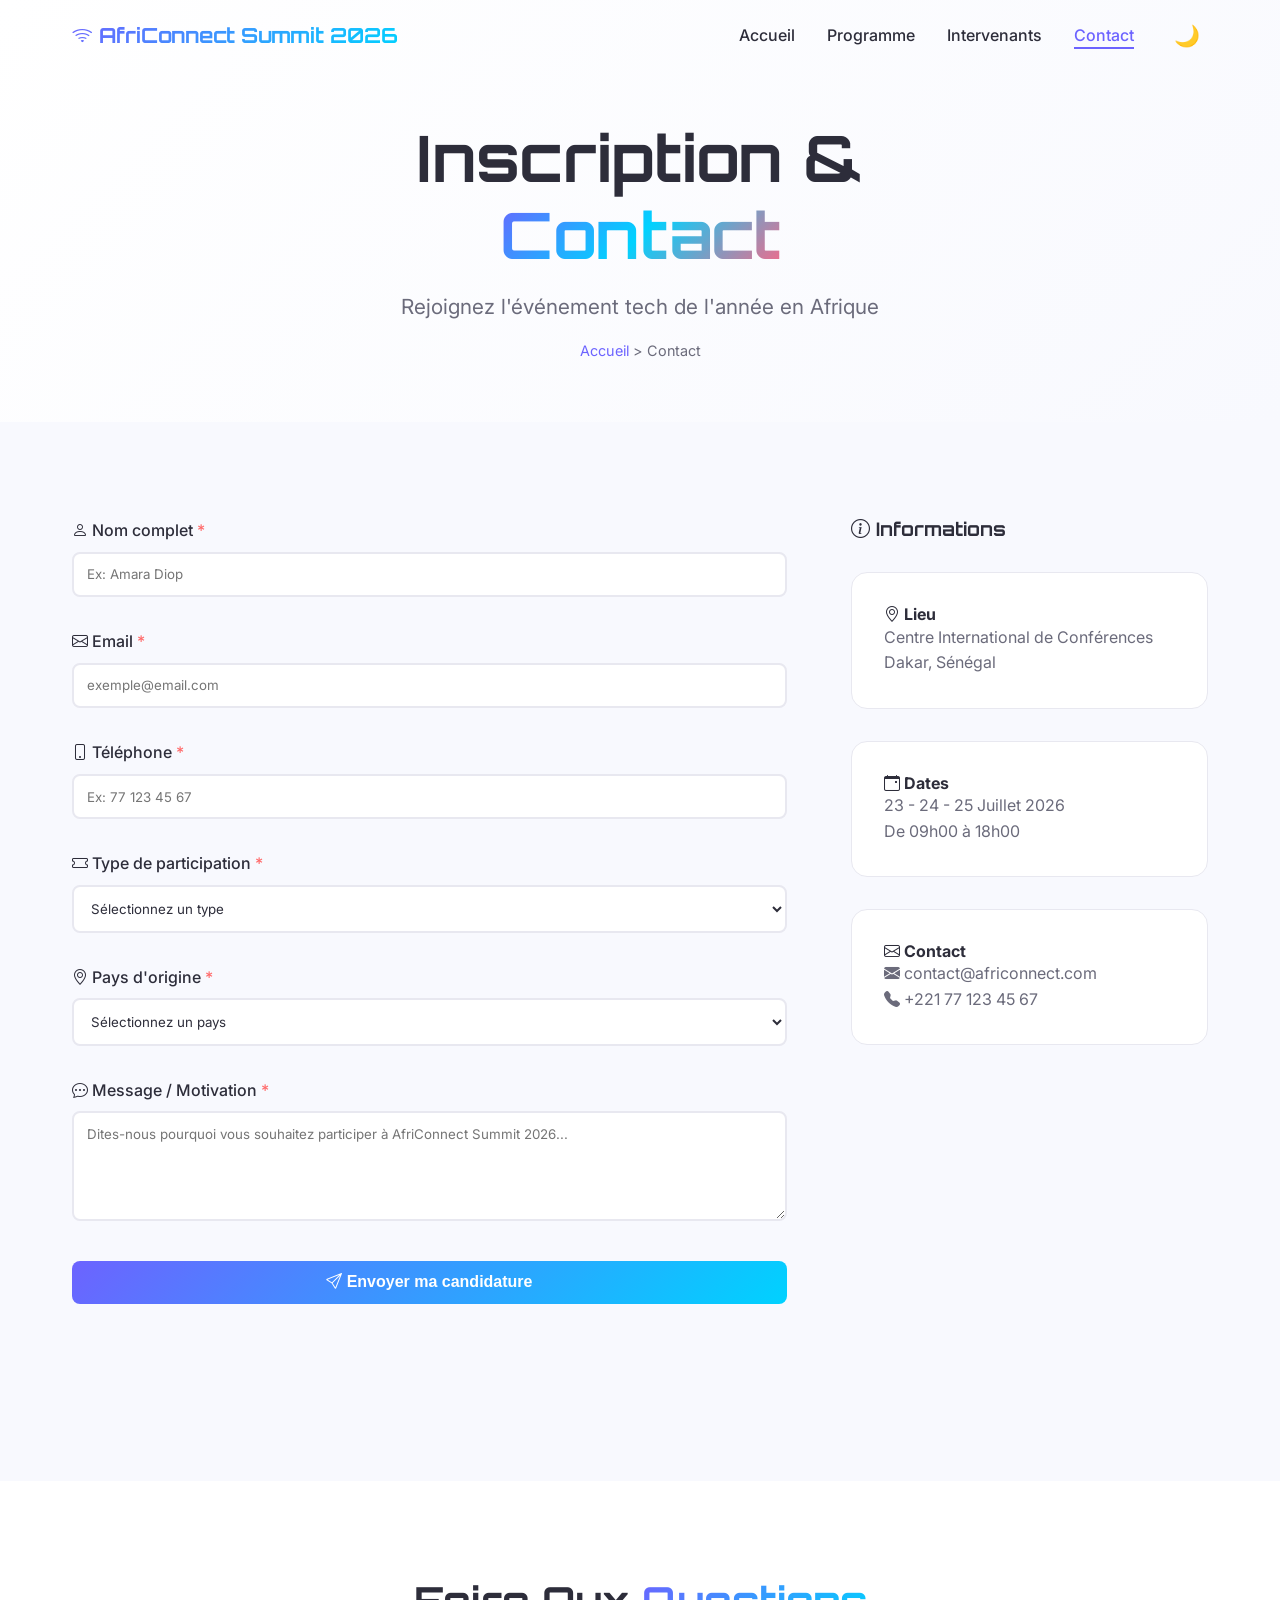
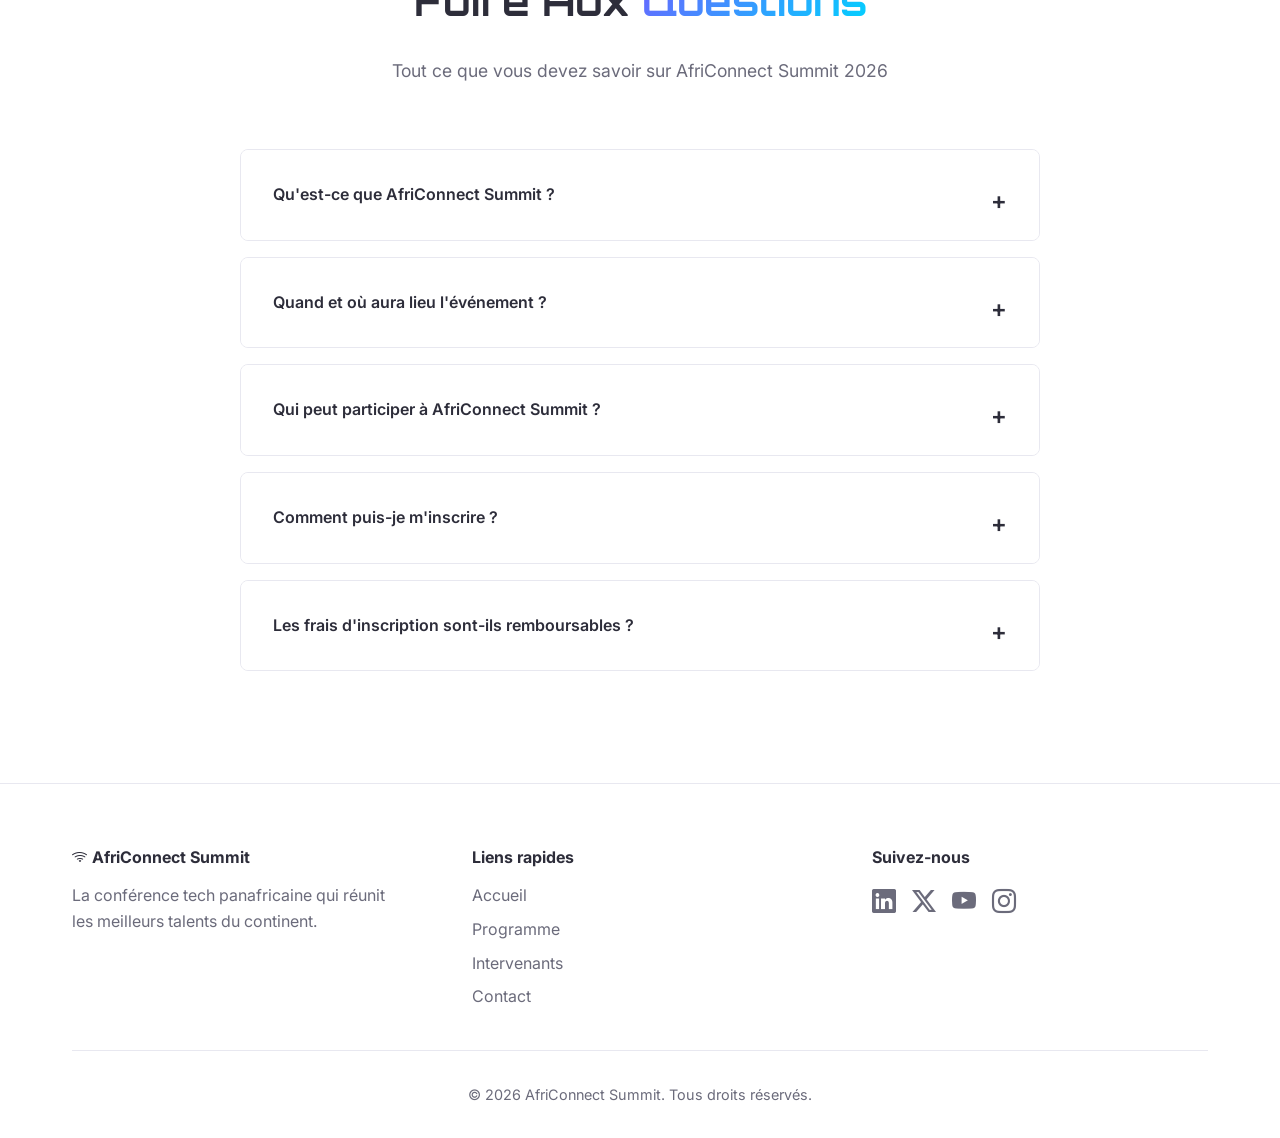
<file: contact.html>
<!DOCTYPE html>
<html lang="fr" data-theme="light">
<head>
    <meta charset="UTF-8" />
    <meta name="viewport" content="width=device-width, initial-scale=1.0" />
    <title>Inscription & Contact - AfriConnect Summit 2026</title>
    
    <!-- Google Fonts -->
    <link rel="preconnect" href="https://fonts.googleapis.com" />
    <link rel="preconnect" href="https://fonts.gstatic.com" crossorigin />
    <link href="https://fonts.googleapis.com/css2?family=Orbitron:wght@400;600;700;900&family=Inter:wght@300;400;500;600;700&display=swap" rel="stylesheet" />
    
    <!-- Bootstrap Icons -->
    <link rel="stylesheet" href="https://cdn.jsdelivr.net/npm/bootstrap-icons@1.11.3/font/bootstrap-icons.min.css" />
    
    <!-- CSS Principal -->
    <link rel="stylesheet" href="css/style.css" />
</head>
<body>

    <!-- ============================================
    NAVBAR
    ============================================ -->
    <header class="navbar" role="navigation" aria-label="Navigation principale">
        <div class="container">
            <a href="index.html" class="navbar-brand">
                <i class="bi bi-wifi"></i> AfriConnect Summit 2026
            </a>
            
            <button class="hamburger" aria-label="Menu mobile" aria-expanded="false">
                <span></span>
                <span></span>
                <span></span>
            </button>
            
            <ul class="navbar-links" role="menubar">
                <li role="none"><a href="index.html" role="menuitem">Accueil</a></li>
                <li role="none"><a href="programme.html" role="menuitem">Programme</a></li>
                <li role="none"><a href="intervenants.html" role="menuitem">Intervenants</a></li>
                <li role="none"><a href="contact.html" class="active" role="menuitem">Contact</a></li>
                <li role="none">
                    <button id="themeToggle" class="theme-toggle" aria-label="Changer le thème">🌙</button>
                </li>
            </ul>
        </div>
    </header>

    <!-- ============================================
    HERO INTERNE
    ============================================ -->
    <section class="hero" style="min-height: 40vh; padding: 120px 0 60px;">
        <div class="container hero-content">
            <h1>Inscription & <span>Contact</span></h1>
            <p>Rejoignez l'événement tech de l'année en Afrique</p>
            <nav class="breadcrumb" aria-label="Fil d'Ariane">
                <a href="index.html">Accueil</a> &gt; Contact
            </nav>
        </div>
    </section>

    <!-- ============================================
    FORMULAIRE D'INSCRIPTION
    ============================================ -->
    <section class="contact-section" aria-labelledby="contact-title">
        <div class="container">
            <h2 id="contact-title" class="section-title" style="display: none;">Formulaire d'inscription</h2>
            
            <div class="contact-wrapper">
                <!-- Colonne de gauche : Formulaire -->
                <div class="contact-form">
                    <form id="contactForm" novalidate>
                        <!-- Nom complet -->
                        <div class="form-group">
                            <label for="name">
                                <i class="bi bi-person"></i> Nom complet <span style="color: #FF6B6B;">*</span>
                            </label>
                            <input type="text" id="name" name="name" placeholder="Ex: Amara Diop" required />
                            <div class="error-message" id="nameError"></div>
                        </div>

                        <!-- Email -->
                        <div class="form-group">
                            <label for="email">
                                <i class="bi bi-envelope"></i> Email <span style="color: #FF6B6B;">*</span>
                            </label>
                            <input type="email" id="email" name="email" placeholder="exemple@email.com" required />
                            <div class="error-message" id="emailError"></div>
                        </div>

                        <!-- Téléphone -->
                        <div class="form-group">
                            <label for="phone">
                                <i class="bi bi-phone"></i> Téléphone <span style="color: #FF6B6B;">*</span>
                            </label>
                            <input type="tel" id="phone" name="phone" placeholder="Ex: 77 123 45 67" required />
                            <div class="error-message" id="phoneError"></div>
                        </div>

                        <!-- Type de participation -->
                        <div class="form-group">
                            <label for="participantType">
                                <i class="bi bi-ticket"></i> Type de participation <span style="color: #FF6B6B;">*</span>
                            </label>
                            <select id="participantType" name="participantType" required>
                                <option value="">Sélectionnez un type</option>
                                <option value="speaker">Intervenant / Speaker</option>
                                <option value="attendee">Participant</option>
                                <option value="student">Étudiant</option>
                                <option value="investor">Investisseur</option>
                                <option value="sponsor">Sponsor / Partenaire</option>
                                <option value="press">Presse / Média</option>
                            </select>
                            <div class="error-message" id="participantTypeError"></div>
                        </div>

                        <!-- Pays africain -->
                        <div class="form-group">
                            <label for="country">
                                <i class="bi bi-geo-alt"></i> Pays d'origine <span style="color: #FF6B6B;">*</span>
                            </label>
                            <select id="country" name="country" required>
                                <option value="">Sélectionnez un pays</option>
                                <option value="senegal">Sénégal</option>
                                <option value="maroc">Maroc</option>
                                <option value="ghana">Ghana</option>
                                <option value="nigeria">Nigeria</option>
                                <option value="kenya">Kenya</option>
                                <option value="egypte">Égypte</option>
                                <option value="cote-ivoire">Côte d'Ivoire</option>
                                <option value="rdc">République Démocratique du Congo</option>
                                <option value="tunisie">Tunisie</option>
                                <option value="madagascar">Madagascar</option>
                                <option value="benin">Bénin</option>
                                <option value="burkina">Burkina Faso</option>
                                <option value="mail">Mali</option>
                                <option value="niger">Niger</option>
                                <option value="tchad">Tchad</option>
                            </select>
                            <div class="error-message" id="countryError"></div>
                        </div>

                        <!-- Message / Motivation -->
                        <div class="form-group">
                            <label for="message">
                                <i class="bi bi-chat-dots"></i> Message / Motivation <span style="color: #FF6B6B;">*</span>
                            </label>
                            <textarea id="message" name="message" rows="5" placeholder="Dites-nous pourquoi vous souhaitez participer à AfriConnect Summit 2026..." required></textarea>
                            <div class="error-message" id="messageError"></div>
                        </div>

                        <!-- Bouton d'envoi -->
                        <button type="submit" class="btn btn-primary" style="width: 100%;">
                            <i class="bi bi-send"></i> Envoyer ma candidature
                        </button>

                        <!-- Message de succès -->
                        <div class="form-success" id="formSuccess">
                            <i class="bi bi-check-circle-fill" style="font-size: 2rem;"></i>
                            <p style="margin-top: var(--spacing-sm); font-weight: 600;">✅ Inscription réussie !</p>
                            <p>Nous vous recontacterons dans les plus brefs délais.</p>
                        </div>
                    </form>
                </div>

                <!-- Colonne de droite : Informations -->
                <div class="contact-info">
                    <h3 style="font-family: var(--font-heading); margin-bottom: var(--spacing-md);">
                        <i class="bi bi-info-circle"></i> Informations
                    </h3>
                    
                    <div style="background: var(--bg-card); padding: var(--spacing-md); border-radius: var(--radius-md); border: 1px solid var(--border-color); margin-bottom: var(--spacing-md);">
                        <h4 style="font-family: var(--font-body);"><i class="bi bi-geo-alt"></i> Lieu</h4>
                        <p style="color: var(--text-secondary);">
                            Centre International de Conférences<br />
                            Dakar, Sénégal
                        </p>
                    </div>
                    
                    <div style="background: var(--bg-card); padding: var(--spacing-md); border-radius: var(--radius-md); border: 1px solid var(--border-color); margin-bottom: var(--spacing-md);">
                        <h4 style="font-family: var(--font-body);"><i class="bi bi-calendar-event"></i> Dates</h4>
                        <p style="color: var(--text-secondary);">
                            23 - 24 - 25 Juillet 2026<br />
                            De 09h00 à 18h00
                        </p>
                    </div>
                    
                    <div style="background: var(--bg-card); padding: var(--spacing-md); border-radius: var(--radius-md); border: 1px solid var(--border-color); margin-bottom: var(--spacing-md);">
                        <h4 style="font-family: var(--font-body);"><i class="bi bi-envelope"></i> Contact</h4>
                        <p style="color: var(--text-secondary);">
                            <i class="bi bi-envelope-fill"></i> contact@africonnect.com<br />
                            <i class="bi bi-telephone-fill"></i> +221 77 123 45 67
                        </p>
                    </div>

                    <!-- Carte Google Maps -->
                    <div class="map-container">
                        <iframe 
                            src="https://www.google.com/maps/embed?pb=!1m18!1m12!1m3!1d123500.26716693647!2d-17.478939499999997!3d14.693425!2m3!1f0!2f0!3f0!3m2!1i1024!2i768!4f13.1!3m3!1m2!1s0xec172d4d7c5f5a9%3A0x9f8a2b7d8c9e5f4a!2sDakar%2C%20S%C3%A9n%C3%A9gal!5e0!3m2!1sfr!2sfr!4v1700000000000" 
                            allowfullscreen="" 
                            loading="lazy" 
                            referrerpolicy="no-referrer-when-downgrade"
                            title="Carte de localisation de la conférence à Dakar"
                        ></iframe>
                    </div>
                </div>
            </div>
        </div>
    </section>

    <!-- ============================================
    FAQ EN ACCORDÉON CSS PUR
    ============================================ -->
    <section class="faq-section" style="background: var(--bg-secondary);" aria-labelledby="faq-title">
        <div class="container">
            <h2 id="faq-title" class="section-title">
                Foire Aux <span>Questions</span>
            </h2>
            <p class="section-subtitle">Tout ce que vous devez savoir sur AfriConnect Summit 2026</p>
            
            <div style="max-width: 800px; margin: 0 auto;">
                <!-- FAQ 1 -->
                <div class="faq-item">
                    <input type="checkbox" id="faq1" />
                    <label for="faq1">Qu'est-ce que AfriConnect Summit ?</label>
                    <div class="faq-answer">
                        <p>AfriConnect Summit est une conférence tech panafricaine annuelle qui réunit développeurs, entrepreneurs, investisseurs et innovateurs du continent pour 3 jours de partage, de networking et d'innovation.</p>
                    </div>
                </div>

                <!-- FAQ 2 -->
                <div class="faq-item">
                    <input type="checkbox" id="faq2" />
                    <label for="faq2">Quand et où aura lieu l'événement ?</label>
                    <div class="faq-answer">
                        <p>L'événement se tiendra du 23 au 25 Juillet 2026 au Centre International de Conférences de Dakar, Sénégal. Les sessions se dérouleront de 09h00 à 18h00 chaque jour.</p>
                    </div>
                </div>

                <!-- FAQ 3 -->
                <div class="faq-item">
                    <input type="checkbox" id="faq3" />
                    <label for="faq3">Qui peut participer à AfriConnect Summit ?</label>
                    <div class="faq-answer">
                        <p>L'événement est ouvert à tous : développeurs, designers, entrepreneurs, investisseurs, étudiants, professionnels de la tech, et toute personne passionnée par l'innovation et le développement technologique en Afrique.</p>
                    </div>
                </div>

                <!-- FAQ 4 -->
                <div class="faq-item">
                    <input type="checkbox" id="faq4" />
                    <label for="faq4">Comment puis-je m'inscrire ?</label>
                    <div class="faq-answer">
                        <p>Vous pouvez vous inscrire directement via le formulaire d'inscription sur cette page. Remplissez tous les champs requis, soumettez votre candidature, et nous vous recontacterons pour finaliser votre participation.</p>
                    </div>
                </div>

                <!-- FAQ 5 -->
                <div class="faq-item">
                    <input type="checkbox" id="faq5" />
                    <label for="faq5">Les frais d'inscription sont-ils remboursables ?</label>
                    <div class="faq-answer">
                        <p>Les frais d'inscription sont remboursables jusqu'à 30 jours avant l'événement. Passé ce délai, aucun remboursement ne sera effectué. Veuillez consulter nos conditions générales pour plus de détails.</p>
                    </div>
                </div>
            </div>
        </div>
    </section>

    <!-- ============================================
    FOOTER
    ============================================ -->
    <footer class="footer" role="contentinfo">
        <div class="container">
            <div class="footer-grid">
                <div class="footer-col">
                    <h4><i class="bi bi-wifi"></i> AfriConnect Summit</h4>
                    <p style="color: var(--text-secondary);">
                        La conférence tech panafricaine qui réunit les meilleurs talents du continent.
                    </p>
                </div>
                <div class="footer-col">
                    <h4>Liens rapides</h4>
                    <a href="index.html">Accueil</a>
                    <a href="programme.html">Programme</a>
                    <a href="intervenants.html">Intervenants</a>
                    <a href="contact.html">Contact</a>
                </div>
                <div class="footer-col">
                    <h4>Suivez-nous</h4>
                    <div class="social-links">
                        <a href="#" aria-label="LinkedIn"><i class="bi bi-linkedin"></i></a>
                        <a href="#" aria-label="Twitter"><i class="bi bi-twitter-x"></i></a>
                        <a href="#" aria-label="YouTube"><i class="bi bi-youtube"></i></a>
                        <a href="#" aria-label="Instagram"><i class="bi bi-instagram"></i></a>
                    </div>
                </div>
            </div>
            <div class="footer-bottom">
                <p>&copy; <span id="year"></span> AfriConnect Summit. Tous droits réservés.</p>
            </div>
        </div>
    </footer>

    <!-- ============================================
    BOUTON RETOUR EN HAUT
    ============================================ -->
    <button id="backToTop" class="back-to-top" aria-label="Retour en haut">
        <i class="bi bi-chevron-up"></i>
    </button>

    <!-- ============================================
    JAVASCRIPT
    ============================================ -->
    <script src="js/main.js"></script>
</body>
</html>
</file>
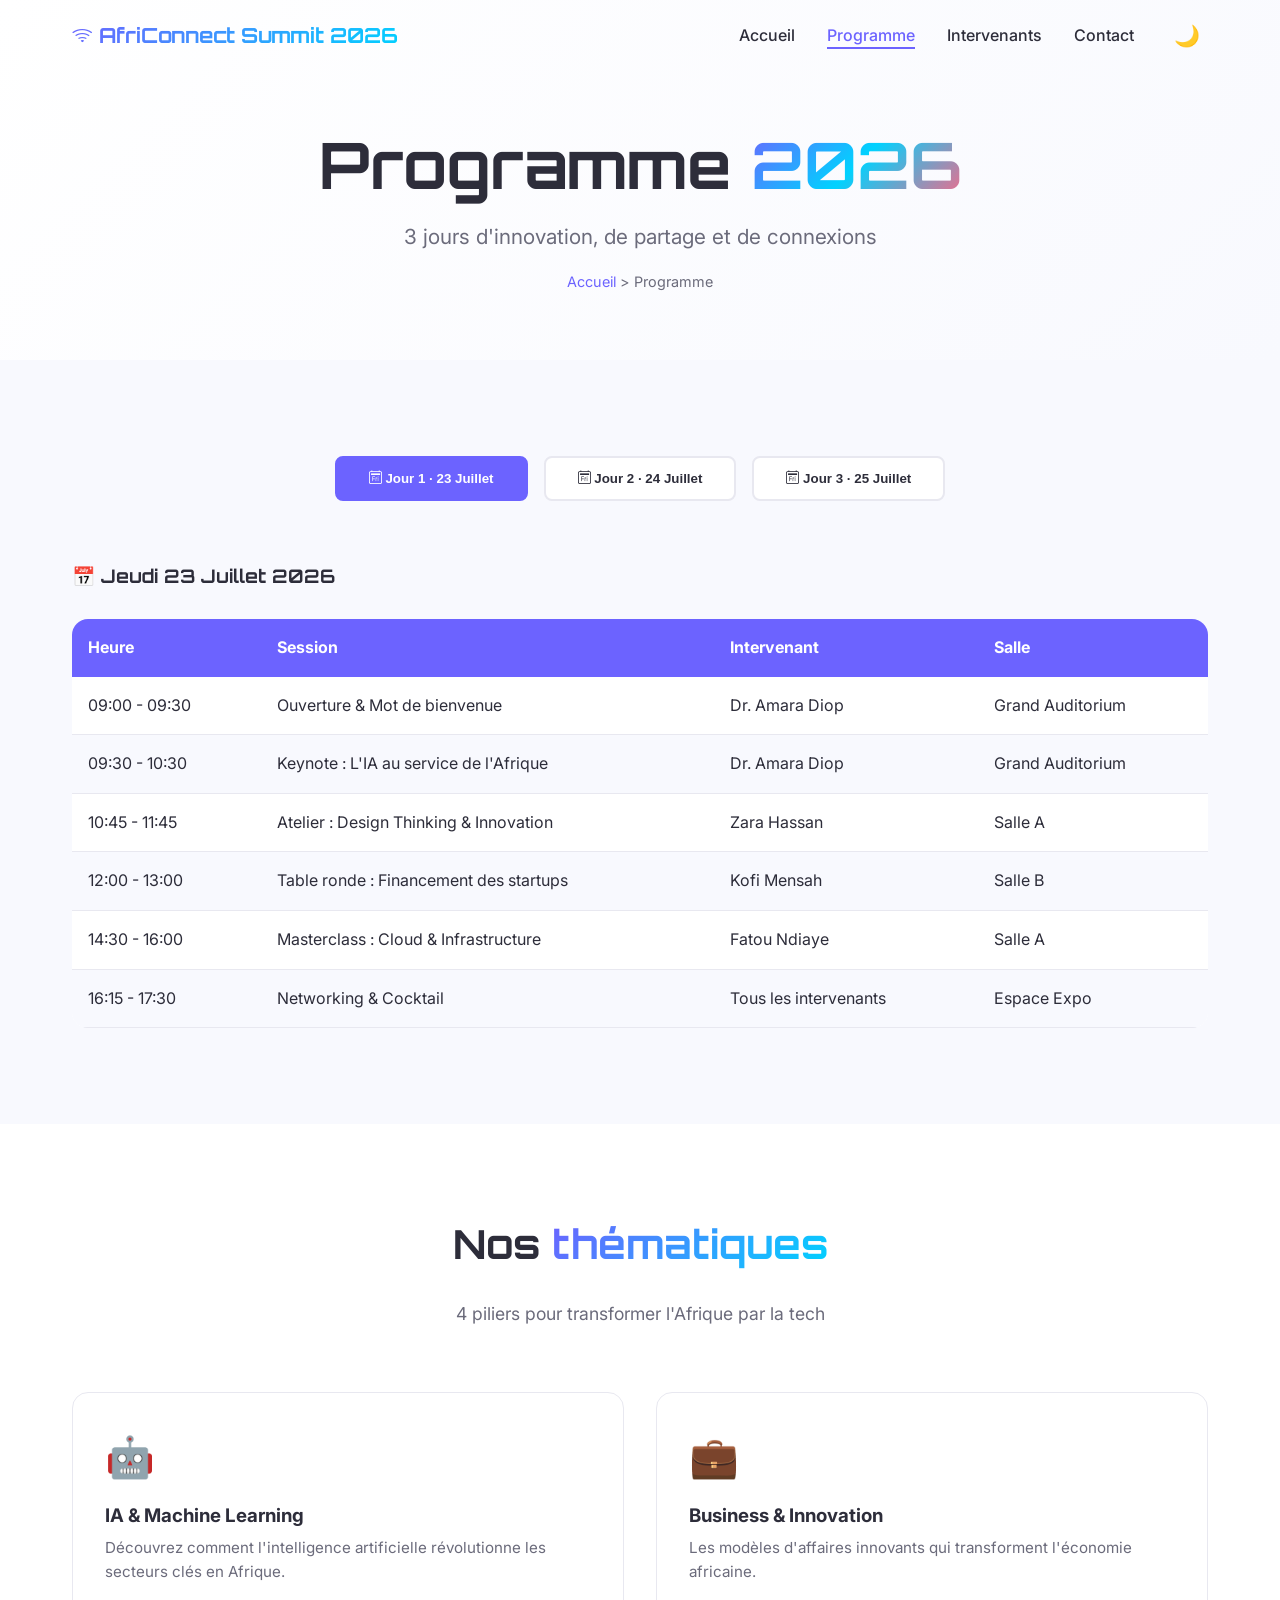
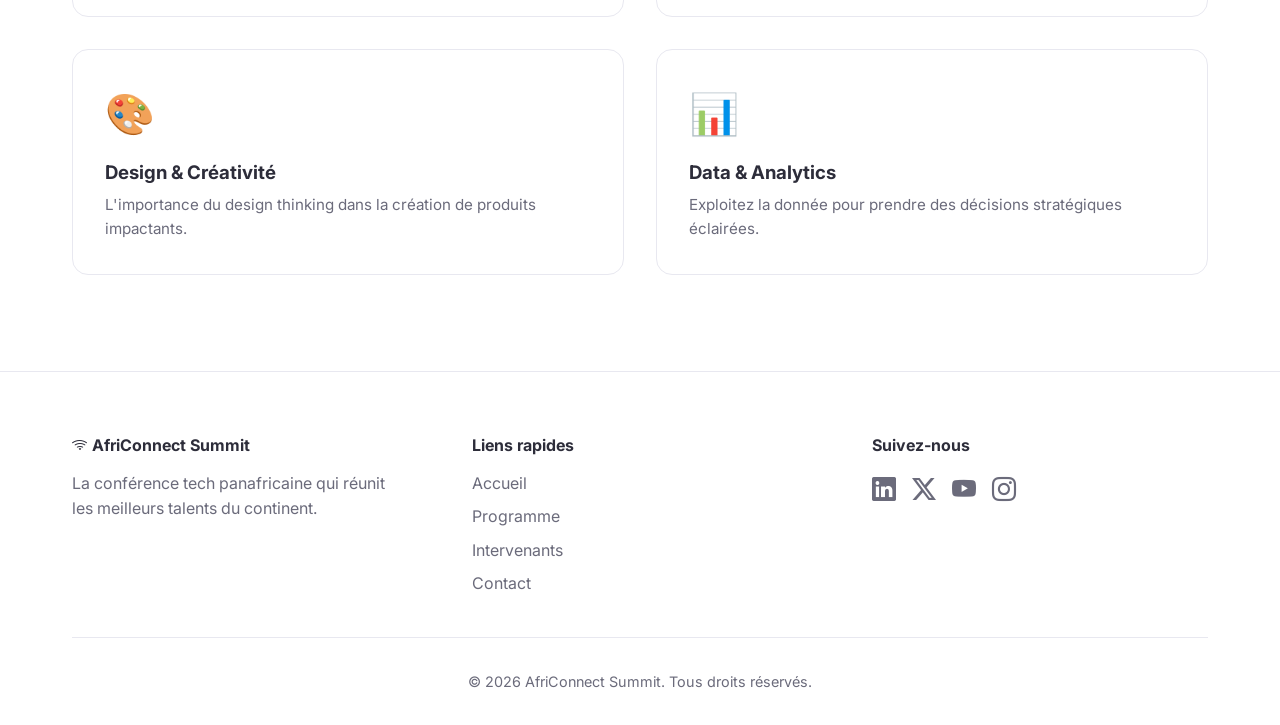
<file: programme.html>
<!DOCTYPE html>
<html lang="fr" data-theme="light">
<head>
    <meta charset="UTF-8" />
    <meta name="viewport" content="width=device-width, initial-scale=1.0" />
    <title>Programme - AfriConnect Summit 2026</title>
    
    <!-- Google Fonts -->
    <link rel="preconnect" href="https://fonts.googleapis.com" />
    <link rel="preconnect" href="https://fonts.gstatic.com" crossorigin />
    <link href="https://fonts.googleapis.com/css2?family=Orbitron:wght@400;600;700;900&family=Inter:wght@300;400;500;600;700&display=swap" rel="stylesheet" />
    
    <!-- Bootstrap Icons -->
    <link rel="stylesheet" href="https://cdn.jsdelivr.net/npm/bootstrap-icons@1.11.3/font/bootstrap-icons.min.css" />
    
    <!-- CSS Principal -->
    <link rel="stylesheet" href="css/style.css" />
</head>
<body>

    <!-- ============================================
    NAVBAR
    ============================================ -->
    <header class="navbar" role="navigation" aria-label="Navigation principale">
        <div class="container">
            <a href="index.html" class="navbar-brand">
                <i class="bi bi-wifi"></i> AfriConnect Summit 2026
            </a>
            
            <button class="hamburger" aria-label="Menu mobile" aria-expanded="false">
                <span></span>
                <span></span>
                <span></span>
            </button>
            
            <ul class="navbar-links" role="menubar">
                <li role="none"><a href="index.html" role="menuitem">Accueil</a></li>
                <li role="none"><a href="programme.html" class="active" role="menuitem">Programme</a></li>
                <li role="none"><a href="intervenants.html" role="menuitem">Intervenants</a></li>
                <li role="none"><a href="contact.html" role="menuitem">Contact</a></li>
                <li role="none">
                    <button id="themeToggle" class="theme-toggle" aria-label="Changer le thème">🌙</button>
                </li>
            </ul>
        </div>
    </header>

    <!-- ============================================
    HERO INTERNE
    ============================================ -->
    <section class="hero" style="min-height: 40vh; padding: 120px 0 60px;">
        <div class="container hero-content">
            <h1>Programme <span>2026</span></h1>
            <p>3 jours d'innovation, de partage et de connexions</p>
            <nav class="breadcrumb" aria-label="Fil d'Ariane">
                <a href="index.html">Accueil</a> &gt; Programme
            </nav>
        </div>
    </section>

    <!-- ============================================
    ONGLETS 3 JOURS
    ============================================ -->
    <section class="tabs" aria-labelledby="tabs-title">
        <div class="container">
            <h2 id="tabs-title" class="section-title" style="display: none;">Programme détaillé</h2>
            
            <!-- Navigation des onglets -->
            <nav class="tabs-nav" role="tablist" aria-label="Jours du programme">
                <button class="tab-btn active" data-tab="day1" role="tab" aria-selected="true" aria-controls="day1">
                    <i class="bi bi-calendar2-day"></i> Jour 1 · 23 Juillet
                </button>
                <button class="tab-btn" data-tab="day2" role="tab" aria-selected="false" aria-controls="day2">
                    <i class="bi bi-calendar2-day"></i> Jour 2 · 24 Juillet
                </button>
                <button class="tab-btn" data-tab="day3" role="tab" aria-selected="false" aria-controls="day3">
                    <i class="bi bi-calendar2-day"></i> Jour 3 · 25 Juillet
                </button>
            </nav>
            
            <!-- Contenu Jour 1 -->
            <div id="day1" class="tab-content active" role="tabpanel" aria-labelledby="tab-day1">
                <h3 style="margin-bottom: var(--spacing-md);">📅 Jeudi 23 Juillet 2026</h3>
                <table class="schedule-table">
                    <thead>
                        <tr>
                            <th>Heure</th>
                            <th>Session</th>
                            <th>Intervenant</th>
                            <th>Salle</th>
                        </tr>
                    </thead>
                    <tbody>
                        <tr>
                            <td>09:00 - 09:30</td>
                            <td>Ouverture & Mot de bienvenue</td>
                            <td>Dr. Amara Diop</td>
                            <td>Grand Auditorium</td>
                        </tr>
                        <tr>
                            <td>09:30 - 10:30</td>
                            <td>Keynote : L'IA au service de l'Afrique</td>
                            <td>Dr. Amara Diop</td>
                            <td>Grand Auditorium</td>
                        </tr>
                        <tr>
                            <td>10:45 - 11:45</td>
                            <td>Atelier : Design Thinking & Innovation</td>
                            <td>Zara Hassan</td>
                            <td>Salle A</td>
                        </tr>
                        <tr>
                            <td>12:00 - 13:00</td>
                            <td>Table ronde : Financement des startups</td>
                            <td>Kofi Mensah</td>
                            <td>Salle B</td>
                        </tr>
                        <tr>
                            <td>14:30 - 16:00</td>
                            <td>Masterclass : Cloud & Infrastructure</td>
                            <td>Fatou Ndiaye</td>
                            <td>Salle A</td>
                        </tr>
                        <tr>
                            <td>16:15 - 17:30</td>
                            <td>Networking & Cocktail</td>
                            <td>Tous les intervenants</td>
                            <td>Espace Expo</td>
                        </tr>
                    </tbody>
                </table>
            </div>
            
            <!-- Contenu Jour 2 -->
            <div id="day2" class="tab-content" role="tabpanel" aria-labelledby="tab-day2">
                <h3 style="margin-bottom: var(--spacing-md);">📅 Vendredi 24 Juillet 2026</h3>
                <table class="schedule-table">
                    <thead>
                        <tr>
                            <th>Heure</th>
                            <th>Session</th>
                            <th>Intervenant</th>
                            <th>Salle</th>
                        </tr>
                    </thead>
                    <tbody>
                        <tr>
                            <td>09:00 - 10:00</td>
                            <td>Keynote : Blockchain & Fintech</td>
                            <td>Kofi Mensah</td>
                            <td>Grand Auditorium</td>
                        </tr>
                        <tr>
                            <td>10:15 - 11:15</td>
                            <td>Atelier : UX/UI pour l'Afrique</td>
                            <td>Zara Hassan</td>
                            <td>Salle A</td>
                        </tr>
                        <tr>
                            <td>11:30 - 12:30</td>
                            <td>Table ronde : EdTech & Formation</td>
                            <td>Fatou Ndiaye</td>
                            <td>Salle B</td>
                        </tr>
                        <tr>
                            <td>14:00 - 15:30</td>
                            <td>Masterclass : Data Science & Analytics</td>
                            <td>Dr. Amara Diop</td>
                            <td>Salle A</td>
                        </tr>
                        <tr>
                            <td>15:45 - 17:00</td>
                            <td>Pitch Session : Startups africaines</td>
                            <td>Jury d'investisseurs</td>
                            <td>Grand Auditorium</td>
                        </tr>
                        <tr>
                            <td>17:00 - 18:30</td>
                            <td>Afterwork & Networking</td>
                            <td>Tous les participants</td>
                            <td>Espace Expo</td>
                        </tr>
                    </tbody>
                </table>
            </div>
            
            <!-- Contenu Jour 3 -->
            <div id="day3" class="tab-content" role="tabpanel" aria-labelledby="tab-day3">
                <h3 style="margin-bottom: var(--spacing-md);">📅 Samedi 25 Juillet 2026</h3>
                <table class="schedule-table">
                    <thead>
                        <tr>
                            <th>Heure</th>
                            <th>Session</th>
                            <th>Intervenant</th>
                            <th>Salle</th>
                        </tr>
                    </thead>
                    <tbody>
                        <tr>
                            <td>09:00 - 10:00</td>
                            <td>Keynote : L'avenir du travail en Afrique</td>
                            <td>Fatou Ndiaye</td>
                            <td>Grand Auditorium</td>
                        </tr>
                        <tr>
                            <td>10:15 - 11:15</td>
                            <td>Atelier : Low-code & No-code</td>
                            <td>Dr. Amara Diop</td>
                            <td>Salle A</td>
                        </tr>
                        <tr>
                            <td>11:30 - 12:30</td>
                            <td>Table ronde : Éthique & Tech</td>
                            <td>Zara Hassan</td>
                            <td>Salle B</td>
                        </tr>
                        <tr>
                            <td>14:00 - 15:30</td>
                            <td>Masterclass : Entrepreneuriat Tech</td>
                            <td>Kofi Mensah</td>
                            <td>Salle A</td>
                        </tr>
                        <tr>
                            <td>15:45 - 17:00</td>
                            <td>Clôture & Remise des prix</td>
                            <td>Comité d'organisation</td>
                            <td>Grand Auditorium</td>
                        </tr>
                        <tr>
                            <td>17:00 - 19:00</td>
                            <td>Fête de clôture</td>
                            <td>Tous les participants</td>
                            <td>Espace Expo</td>
                        </tr>
                    </tbody>
                </table>
            </div>
        </div>
    </section>

    <!-- ============================================
    THÉMATIQUES
    ============================================ -->
    <section style="padding: var(--spacing-xl) 0; background: var(--bg-secondary);" aria-labelledby="themes-title">
        <div class="container">
            <h2 id="themes-title" class="section-title">
                Nos <span>thématiques</span>
            </h2>
            <p class="section-subtitle">4 piliers pour transformer l'Afrique par la tech</p>
            
            <div style="display: grid; grid-template-columns: repeat(2, 1fr); gap: var(--spacing-md);">
                <div class="why-item fade-in" style="text-align: left;">
                    <div class="icon" style="font-size: 2.5rem;">🤖</div>
                    <h3>IA & Machine Learning</h3>
                    <p>Découvrez comment l'intelligence artificielle révolutionne les secteurs clés en Afrique.</p>
                </div>
                <div class="why-item fade-in" style="text-align: left;">
                    <div class="icon" style="font-size: 2.5rem;">💼</div>
                    <h3>Business & Innovation</h3>
                    <p>Les modèles d'affaires innovants qui transforment l'économie africaine.</p>
                </div>
                <div class="why-item fade-in" style="text-align: left;">
                    <div class="icon" style="font-size: 2.5rem;">🎨</div>
                    <h3>Design & Créativité</h3>
                    <p>L'importance du design thinking dans la création de produits impactants.</p>
                </div>
                <div class="why-item fade-in" style="text-align: left;">
                    <div class="icon" style="font-size: 2.5rem;">📊</div>
                    <h3>Data & Analytics</h3>
                    <p>Exploitez la donnée pour prendre des décisions stratégiques éclairées.</p>
                </div>
            </div>
        </div>
    </section>

    <!-- ============================================
    FOOTER
    ============================================ -->
    <footer class="footer" role="contentinfo">
        <div class="container">
            <div class="footer-grid">
                <div class="footer-col">
                    <h4><i class="bi bi-wifi"></i> AfriConnect Summit</h4>
                    <p style="color: var(--text-secondary);">
                        La conférence tech panafricaine qui réunit les meilleurs talents du continent.
                    </p>
                </div>
                <div class="footer-col">
                    <h4>Liens rapides</h4>
                    <a href="index.html">Accueil</a>
                    <a href="programme.html">Programme</a>
                    <a href="intervenants.html">Intervenants</a>
                    <a href="contact.html">Contact</a>
                </div>
                <div class="footer-col">
                    <h4>Suivez-nous</h4>
                    <div class="social-links">
                        <a href="#" aria-label="LinkedIn"><i class="bi bi-linkedin"></i></a>
                        <a href="#" aria-label="Twitter"><i class="bi bi-twitter-x"></i></a>
                        <a href="#" aria-label="YouTube"><i class="bi bi-youtube"></i></a>
                        <a href="#" aria-label="Instagram"><i class="bi bi-instagram"></i></a>
                    </div>
                </div>
            </div>
            <div class="footer-bottom">
                <p>&copy; <span id="year"></span> AfriConnect Summit. Tous droits réservés.</p>
            </div>
        </div>
    </footer>

    <!-- ============================================
    BOUTON RETOUR EN HAUT
    ============================================ -->
    <button id="backToTop" class="back-to-top" aria-label="Retour en haut">
        <i class="bi bi-chevron-up"></i>
    </button>

    <!-- ============================================
    JAVASCRIPT
    ============================================ -->
    <script src="js/main.js"></script>
</body>
</html>
</file>
<file: css/style.css>
/* ========================================
   VARIABLES CSS
   ======================================== */
:root {
    /* Couleurs principales */
    --color-primary: #6C63FF;
    --color-secondary: #FF6584;
    --color-accent: #00D2FF;
    --color-dark: #1A1A2E;
    --color-dark-alt: #16213E;
    
    /* Couleurs neutral */
    --color-text: #2D2D3A;
    --color-text-light: #6B6B7B;
    --color-bg: #F8F9FE;
    --color-white: #FFFFFF;
    --color-border: #E8E8F0;
    
    /* Typographie */
    --font-heading: 'Orbitron', sans-serif;
    --font-body: 'Inter', sans-serif;
    
    /* Espacements */
    --spacing-xs: 0.5rem;
    --spacing-sm: 1rem;
    --spacing-md: 2rem;
    --spacing-lg: 4rem;
    --spacing-xl: 6rem;
    
    /* Border radius */
    --radius-sm: 8px;
    --radius-md: 16px;
    --radius-lg: 24px;
    --radius-full: 50%;
    
    /* Ombres */
    --shadow-sm: 0 2px 8px rgba(0,0,0,0.08);
    --shadow-md: 0 8px 30px rgba(0,0,0,0.12);
    --shadow-lg: 0 20px 60px rgba(0,0,0,0.15);
    
    /* Transitions */
    --transition-fast: 0.3s ease;
    --transition-slow: 0.6s ease;
    
    /* Background */
    --bg-primary: var(--color-bg);
    --bg-secondary: var(--color-white);
    --bg-card: var(--color-white);
    --text-primary: var(--color-text);
    --text-secondary: var(--color-text-light);
    --border-color: var(--color-border);
}

/* ========================================
   DARK MODE
   ======================================== */
[data-theme="dark"] {
    --color-text: #E8E8F0;
    --color-text-light: #A0A0B8;
    --color-bg: #0F0F1A;
    --color-white: #1A1A2E;
    --color-border: #2D2D4A;
    --bg-primary: #0F0F1A;
    --bg-secondary: #1A1A2E;
    --bg-card: #1A1A2E;
    --shadow-sm: 0 2px 8px rgba(0,0,0,0.3);
    --shadow-md: 0 8px 30px rgba(0,0,0,0.4);
    --shadow-lg: 0 20px 60px rgba(0,0,0,0.5);
}

/* ========================================
   RESET & BASE
   ======================================== */
* {
    margin: 0;
    padding: 0;
    box-sizing: border-box;
}

html {
    scroll-behavior: smooth;
}

body {
    font-family: var(--font-body);
    color: var(--text-primary);
    background-color: var(--bg-primary);
    transition: background-color var(--transition-fast), color var(--transition-fast);
    line-height: 1.6;
}

a {
    text-decoration: none;
    color: inherit;
}

ul {
    list-style: none;
}

img {
    max-width: 100%;
    height: auto;
    display: block;
}

.container {
    max-width: 1200px;
    margin: 0 auto;
    padding: 0 var(--spacing-md);
}

/* ========================================
   TYPOGRAPHIE
   ======================================== */
h1, h2, h3, h4, h5, h6 {
    font-family: var(--font-heading);
    font-weight: 700;
    line-height: 1.2;
}

.section-title {
    font-size: 2.5rem;
    margin-bottom: var(--spacing-md);
    text-align: center;
}

.section-title span {
    background: linear-gradient(135deg, var(--color-primary), var(--color-accent));
    -webkit-background-clip: text;
    -webkit-text-fill-color: transparent;
    background-clip: text;
}

.section-subtitle {
    text-align: center;
    color: var(--text-secondary);
    margin-bottom: var(--spacing-lg);
    font-size: 1.1rem;
}

/* ========================================
   NAVBAR
   ======================================== */
.navbar {
    position: fixed;
    top: 0;
    left: 0;
    right: 0;
    z-index: 1000;
    padding: var(--spacing-sm) 0;
    transition: all var(--transition-fast);
    background: transparent;
}

.navbar.scrolled {
    background: var(--bg-secondary);
    box-shadow: var(--shadow-md);
    backdrop-filter: blur(10px);
    -webkit-backdrop-filter: blur(10px);
}

.navbar .container {
    display: flex;
    justify-content: space-between;
    align-items: center;
}

.navbar-brand {
    font-family: var(--font-heading);
    font-size: 1.3rem;
    font-weight: 700;
    background: linear-gradient(135deg, var(--color-primary), var(--color-accent));
    -webkit-background-clip: text;
    -webkit-text-fill-color: transparent;
    background-clip: text;
}

.navbar-links {
    display: flex;
    align-items: center;
    gap: var(--spacing-md);
}

.navbar-links a {
    font-weight: 500;
    transition: color var(--transition-fast);
    position: relative;
}

.navbar-links a::after {
    content: '';
    position: absolute;
    bottom: -4px;
    left: 0;
    width: 0;
    height: 2px;
    background: var(--color-primary);
    transition: width var(--transition-fast);
}

.navbar-links a:hover::after,
.navbar-links a.active::after {
    width: 100%;
}

.navbar-links a:hover,
.navbar-links a.active {
    color: var(--color-primary);
}

.theme-toggle {
    background: none;
    border: none;
    font-size: 1.3rem;
    cursor: pointer;
    color: var(--text-primary);
    transition: transform var(--transition-fast);
    padding: var(--spacing-xs);
}

.theme-toggle:hover {
    transform: rotate(30deg);
}

.hamburger {
    display: none;
    flex-direction: column;
    gap: 5px;
    cursor: pointer;
    background: none;
    border: none;
    padding: var(--spacing-xs);
}

.hamburger span {
    width: 28px;
    height: 3px;
    background: var(--text-primary);
    border-radius: 2px;
    transition: all var(--transition-fast);
}

.hamburger.active span:nth-child(1) {
    transform: rotate(45deg) translate(5px, 6px);
}

.hamburger.active span:nth-child(2) {
    opacity: 0;
}

.hamburger.active span:nth-child(3) {
    transform: rotate(-45deg) translate(5px, -6px);
}

/* ========================================
   BOUTONS
   ======================================== */
.btn {
    display: inline-block;
    padding: 0.8rem 2rem;
    border-radius: var(--radius-sm);
    font-weight: 600;
    font-size: 1rem;
    cursor: pointer;
    transition: all var(--transition-fast);
    border: none;
    text-align: center;
}

.btn-primary {
    background: linear-gradient(135deg, var(--color-primary), var(--color-accent));
    color: white;
}

.btn-primary:hover {
    transform: translateY(-3px);
    box-shadow: var(--shadow-md);
}

.btn-secondary {
    background: transparent;
    color: var(--text-primary);
    border: 2px solid var(--color-primary);
}

.btn-secondary:hover {
    background: var(--color-primary);
    color: white;
    transform: translateY(-3px);
}

/* ========================================
   HERO
   ======================================== */
.hero {
    min-height: 100vh;
    display: flex;
    align-items: center;
    text-align: center;
    padding: var(--spacing-xl) 0;
    position: relative;
    overflow: hidden;
    background: linear-gradient(135deg, var(--bg-secondary), var(--bg-primary));
}

.hero-content {
    max-width: 800px;
    margin: 0 auto;
}

.hero h1 {
    font-size: 4rem;
    margin-bottom: var(--spacing-sm);
    animation: fadeInUp 1s ease;
}

.hero h1 span {
    background: linear-gradient(135deg, var(--color-primary), var(--color-accent), var(--color-secondary));
    -webkit-background-clip: text;
    -webkit-text-fill-color: transparent;
    background-clip: text;
}

.hero p {
    font-size: 1.3rem;
    color: var(--text-secondary);
    margin-bottom: var(--spacing-sm);
    animation: fadeInUp 1s ease 0.2s both;
}

.hero .btn-group {
    display: flex;
    gap: var(--spacing-sm);
    justify-content: center;
    flex-wrap: wrap;
    margin-top: var(--spacing-md);
    animation: fadeInUp 1s ease 0.4s both;
}

.countdown {
    display: flex;
    gap: var(--spacing-md);
    justify-content: center;
    margin-top: var(--spacing-lg);
    animation: fadeInUp 1s ease 0.6s both;
}

.countdown-item {
    background: var(--bg-card);
    padding: var(--spacing-md);
    border-radius: var(--radius-md);
    min-width: 80px;
    box-shadow: var(--shadow-sm);
    border: 1px solid var(--border-color);
}

.countdown-item .number {
    font-family: var(--font-heading);
    font-size: 2.5rem;
    font-weight: 700;
    color: var(--color-primary);
}

.countdown-item .label {
    font-size: 0.8rem;
    color: var(--text-secondary);
    text-transform: uppercase;
    letter-spacing: 1px;
}

/* ========================================
   ANIMATIONS
   ======================================== */
@keyframes fadeInUp {
    from {
        opacity: 0;
        transform: translateY(30px);
    }
    to {
        opacity: 1;
        transform: translateY(0);
    }
}

@keyframes fadeIn {
    from { opacity: 0; }
    to { opacity: 1; }
}

@keyframes slideInLeft {
    from {
        opacity: 0;
        transform: translateX(-50px);
    }
    to {
        opacity: 1;
        transform: translateX(0);
    }
}

@keyframes slideInRight {
    from {
        opacity: 0;
        transform: translateX(50px);
    }
    to {
        opacity: 1;
        transform: translateX(0);
    }
}

@keyframes zoomIn {
    from {
        opacity: 0;
        transform: scale(0.9);
    }
    to {
        opacity: 1;
        transform: scale(1);
    }
}

.fade-in {
    opacity: 0;
    transform: translateY(30px);
    transition: opacity 0.8s ease, transform 0.8s ease;
}

.fade-in.visible {
    opacity: 1;
    transform: translateY(0);
}

/* ========================================
   SECTION CHIFFRES CLES
   ======================================== */
.stats {
    padding: var(--spacing-xl) 0;
    background: var(--bg-secondary);
}

.stats-grid {
    display: grid;
    grid-template-columns: repeat(4, 1fr);
    gap: var(--spacing-md);
}

.stat-item {
    text-align: center;
    padding: var(--spacing-md);
    background: var(--bg-card);
    border-radius: var(--radius-md);
    border: 1px solid var(--border-color);
    transition: all var(--transition-fast);
}

.stat-item:hover {
    transform: translateY(-5px);
    box-shadow: var(--shadow-md);
}

.stat-number {
    font-family: var(--font-heading);
    font-size: 3rem;
    font-weight: 700;
    color: var(--color-primary);
}

.stat-label {
    color: var(--text-secondary);
    font-weight: 500;
}

/* ========================================
   SECTION POURQUOI PARTICIPER
   ======================================== */
.why-attend {
    padding: var(--spacing-xl) 0;
}

.why-grid {
    display: flex;
    gap: var(--spacing-md);
    flex-wrap: wrap;
}

.why-item {
    flex: 1;
    min-width: 200px;
    padding: var(--spacing-md);
    text-align: center;
    background: var(--bg-card);
    border-radius: var(--radius-md);
    border: 1px solid var(--border-color);
    transition: all var(--transition-fast);
}

.why-item:hover {
    transform: translateY(-5px);
    box-shadow: var(--shadow-md);
}

.why-item .icon {
    font-size: 3rem;
    margin-bottom: var(--spacing-sm);
}

.why-item h3 {
    font-family: var(--font-body);
    margin-bottom: var(--spacing-xs);
}

.why-item p {
    color: var(--text-secondary);
    font-size: 0.95rem;
}

/* ========================================
   INTERVENANTS
   ======================================== */
.speakers {
    padding: var(--spacing-xl) 0;
    background: var(--bg-secondary);
}

.speakers-grid {
    display: grid;
    grid-template-columns: repeat(4, 1fr);
    gap: var(--spacing-md);
}

.speaker-card {
    background: var(--bg-card);
    border-radius: var(--radius-md);
    overflow: hidden;
    border: 1px solid var(--border-color);
    transition: all var(--transition-fast);
    text-align: center;
}

.speaker-card:hover {
    transform: translateY(-8px);
    box-shadow: var(--shadow-lg);
}

.speaker-card img {
    width: 100%;
    height: 200px;
    object-fit: cover;
}

.speaker-card .info {
    padding: var(--spacing-sm);
}

.speaker-card .name {
    font-weight: 600;
    font-size: 1.1rem;
}

.speaker-card .title {
    color: var(--text-secondary);
    font-size: 0.9rem;
}

.speaker-card .country {
    font-size: 0.85rem;
    color: var(--color-primary);
    margin-top: var(--spacing-xs);
}

/* ========================================
   SPONSORS
   ======================================== */
.sponsors {
    padding: var(--spacing-xl) 0;
}

.sponsors-grid {
    display: flex;
    gap: var(--spacing-lg);
    justify-content: center;
    align-items: center;
    flex-wrap: wrap;
}

.sponsor-item {
    text-align: center;
    padding: var(--spacing-md);
    background: var(--bg-card);
    border-radius: var(--radius-md);
    border: 1px solid var(--border-color);
    transition: all var(--transition-fast);
}

.sponsor-item:hover {
    transform: scale(1.05);
    box-shadow: var(--shadow-md);
}

.sponsor-item.gold {
    padding: var(--spacing-lg);
    border-color: #FFD700;
}

.sponsor-item.silver {
    padding: var(--spacing-md);
    border-color: #C0C0C0;
}

.sponsor-item.bronze {
    padding: var(--spacing-sm);
    border-color: #CD7F32;
}

/* ========================================
   FOOTER
   ======================================== */
.footer {
    background: var(--bg-secondary);
    padding: var(--spacing-lg) 0 var(--spacing-md);
    border-top: 1px solid var(--border-color);
}

.footer-grid {
    display: flex;
    gap: var(--spacing-lg);
    flex-wrap: wrap;
}

.footer-col {
    flex: 1;
    min-width: 200px;
}

.footer-col h4 {
    font-family: var(--font-body);
    margin-bottom: var(--spacing-sm);
}

.footer-col a {
    display: block;
    color: var(--text-secondary);
    margin-bottom: var(--spacing-xs);
    transition: color var(--transition-fast);
}

.footer-col a:hover {
    color: var(--color-primary);
}

.social-links {
    display: flex;
    gap: var(--spacing-sm);
}

.social-links a {
    font-size: 1.5rem;
}

.footer-bottom {
    text-align: center;
    padding-top: var(--spacing-md);
    margin-top: var(--spacing-md);
    border-top: 1px solid var(--border-color);
    color: var(--text-secondary);
    font-size: 0.9rem;
}

/* ========================================
   BACK TO TOP
   ======================================== */
.back-to-top {
    position: fixed;
    bottom: var(--spacing-md);
    right: var(--spacing-md);
    width: 50px;
    height: 50px;
    border-radius: var(--radius-full);
    background: var(--color-primary);
    color: white;
    border: none;
    font-size: 1.5rem;
    cursor: pointer;
    opacity: 0;
    visibility: hidden;
    transition: all var(--transition-fast);
    box-shadow: var(--shadow-md);
}

.back-to-top.visible {
    opacity: 1;
    visibility: visible;
}

.back-to-top:hover {
    transform: translateY(-3px);
}

/* ========================================
   PAGE PROGRAMME - ONGLETS
   ======================================== */
.tabs {
    padding: var(--spacing-xl) 0;
}

.tabs-nav {
    display: flex;
    gap: var(--spacing-sm);
    justify-content: center;
    margin-bottom: var(--spacing-lg);
    flex-wrap: wrap;
}

.tab-btn {
    padding: 0.8rem 2rem;
    border: 2px solid var(--border-color);
    background: var(--bg-card);
    border-radius: var(--radius-sm);
    cursor: pointer;
    font-weight: 600;
    transition: all var(--transition-fast);
    color: var(--text-primary);
}

.tab-btn:hover {
    border-color: var(--color-primary);
}

.tab-btn.active {
    background: var(--color-primary);
    color: white;
    border-color: var(--color-primary);
}

.tab-content {
    display: none;
    animation: fadeIn 0.5s ease;
}

.tab-content.active {
    display: block;
}

.schedule-table {
    width: 100%;
    border-collapse: collapse;
    background: var(--bg-card);
    border-radius: var(--radius-md);
    overflow: hidden;
}

.schedule-table th {
    background: var(--color-primary);
    color: white;
    padding: var(--spacing-sm);
    text-align: left;
}

.schedule-table td {
    padding: var(--spacing-sm);
    border-bottom: 1px solid var(--border-color);
}

.schedule-table tr:nth-child(even) {
    background: var(--bg-primary);
}

/* ========================================
   PAGE INTERVENANTS - FILTRES
   ======================================== */
.filters {
    display: flex;
    gap: var(--spacing-sm);
    justify-content: center;
    flex-wrap: wrap;
    margin-bottom: var(--spacing-lg);
}

.filter-btn {
    padding: 0.6rem 1.5rem;
    border: 2px solid var(--border-color);
    background: var(--bg-card);
    border-radius: var(--radius-full);
    cursor: pointer;
    font-weight: 500;
    transition: all var(--transition-fast);
    color: var(--text-primary);
}

.filter-btn:hover {
    border-color: var(--color-primary);
}

.filter-btn.active {
    background: var(--color-primary);
    color: white;
    border-color: var(--color-primary);
}

.speakers-grid-all {
    display: grid;
    grid-template-columns: repeat(3, 1fr);
    gap: var(--spacing-md);
}

.speaker-card.hidden {
    display: none;
}

/* ========================================
   PAGE CONTACT
   ======================================== */
.contact-section {
    padding: var(--spacing-xl) 0;
}

.contact-wrapper {
    display: flex;
    gap: var(--spacing-lg);
}

.contact-form {
    flex: 2;
}

.contact-info {
    flex: 1;
}

.form-group {
    margin-bottom: var(--spacing-md);
}

.form-group label {
    display: block;
    font-weight: 500;
    margin-bottom: var(--spacing-xs);
}

.form-group input,
.form-group select,
.form-group textarea {
    width: 100%;
    padding: 0.8rem;
    border: 2px solid var(--border-color);
    border-radius: var(--radius-sm);
    background: var(--bg-card);
    color: var(--text-primary);
    font-family: var(--font-body);
    transition: border-color var(--transition-fast);
}

.form-group input:focus,
.form-group select:focus,
.form-group textarea:focus {
    outline: none;
    border-color: var(--color-primary);
}

.form-group input.error,
.form-group select.error,
.form-group textarea.error {
    border-color: #FF6B6B;
}

.form-group input.success,
.form-group select.success,
.form-group textarea.success {
    border-color: #51CF66;
}

.error-message {
    color: #FF6B6B;
    font-size: 0.85rem;
    margin-top: var(--spacing-xs);
    display: none;
}

.error-message.show {
    display: block;
}

.form-success {
    display: none;
    padding: var(--spacing-md);
    background: #51CF66;
    color: white;
    border-radius: var(--radius-md);
    text-align: center;
    margin-top: var(--spacing-md);
}

.form-success.show {
    display: block;
}

/* ========================================
   FAQ - ACCORDEON CSS PUR
   ======================================== */
.faq-section {
    padding: var(--spacing-xl) 0;
}

.faq-item {
    border: 1px solid var(--border-color);
    border-radius: var(--radius-sm);
    margin-bottom: var(--spacing-sm);
    overflow: hidden;
}

.faq-item input {
    display: none;
}

.faq-item label {
    display: block;
    padding: var(--spacing-md);
    font-weight: 600;
    cursor: pointer;
    background: var(--bg-card);
    transition: background var(--transition-fast);
    position: relative;
}

.faq-item label::after {
    content: '+';
    position: absolute;
    right: var(--spacing-md);
    font-size: 1.5rem;
    transition: transform var(--transition-fast);
}

.faq-item input:checked + label::after {
    content: '−';
}

.faq-item .faq-answer {
    max-height: 0;
    padding: 0 var(--spacing-md);
    overflow: hidden;
    transition: max-height 0.4s ease, padding 0.4s ease;
    background: var(--bg-primary);
}

.faq-item input:checked ~ .faq-answer {
    max-height: 200px;
    padding: var(--spacing-md);
}

.map-container {
    border-radius: var(--radius-md);
    overflow: hidden;
    margin-top: var(--spacing-md);
}

.map-container iframe {
    width: 100%;
    height: 300px;
    border: none;
}

/* ========================================
   BREADCRUMB
   ======================================== */
.breadcrumb {
    margin-top: var(--spacing-sm);
    font-size: 0.9rem;
    color: var(--text-secondary);
}

.breadcrumb a {
    color: var(--color-primary);
}

/* ========================================
   RESPONSIVE
   ======================================== */

/* Tablette */
@media (max-width: 992px) {
    .hero h1 {
        font-size: 3rem;
    }
    
    .stats-grid {
        grid-template-columns: repeat(2, 1fr);
    }
    
    .speakers-grid {
        grid-template-columns: repeat(2, 1fr);
    }
    
    .speakers-grid-all {
        grid-template-columns: repeat(2, 1fr);
    }
    
    .contact-wrapper {
        flex-direction: column;
    }
}

/* Tablette et mobile */
@media (max-width: 768px) {
    .hamburger {
        display: flex;
    }
    
    .navbar-links {
        display: none;
        position: absolute;
        top: 100%;
        left: 0;
        right: 0;
        flex-direction: column;
        background: var(--bg-secondary);
        padding: var(--spacing-md);
        box-shadow: var(--shadow-md);
        gap: var(--spacing-sm);
    }
    
    .navbar-links.open {
        display: flex;
    }
    
    .hero h1 {
        font-size: 2.5rem;
    }
    
    .countdown {
        gap: var(--spacing-sm);
        flex-wrap: wrap;
    }
    
    .countdown-item {
        min-width: 60px;
        padding: var(--spacing-sm);
    }
    
    .countdown-item .number {
        font-size: 1.8rem;
    }
    
    .section-title {
        font-size: 2rem;
    }
    
    .footer-grid {
        flex-direction: column;
        text-align: center;
    }
    
    .social-links {
        justify-content: center;
    }
}

/* Mobile */
@media (max-width: 576px) {
    .hero h1 {
        font-size: 2rem;
    }
    
    .stats-grid {
        grid-template-columns: 1fr 1fr;
        gap: var(--spacing-sm);
    }
    
    .speakers-grid {
        grid-template-columns: 1fr;
    }
    
    .speakers-grid-all {
        grid-template-columns: 1fr;
    }
    
    .why-grid {
        flex-direction: column;
    }
    
    .sponsors-grid {
        flex-direction: column;
    }
    
    .container {
        padding: 0 var(--spacing-sm);
    }
    
    .btn {
        padding: 0.6rem 1.2rem;
        font-size: 0.9rem;
    }
}
</file>
